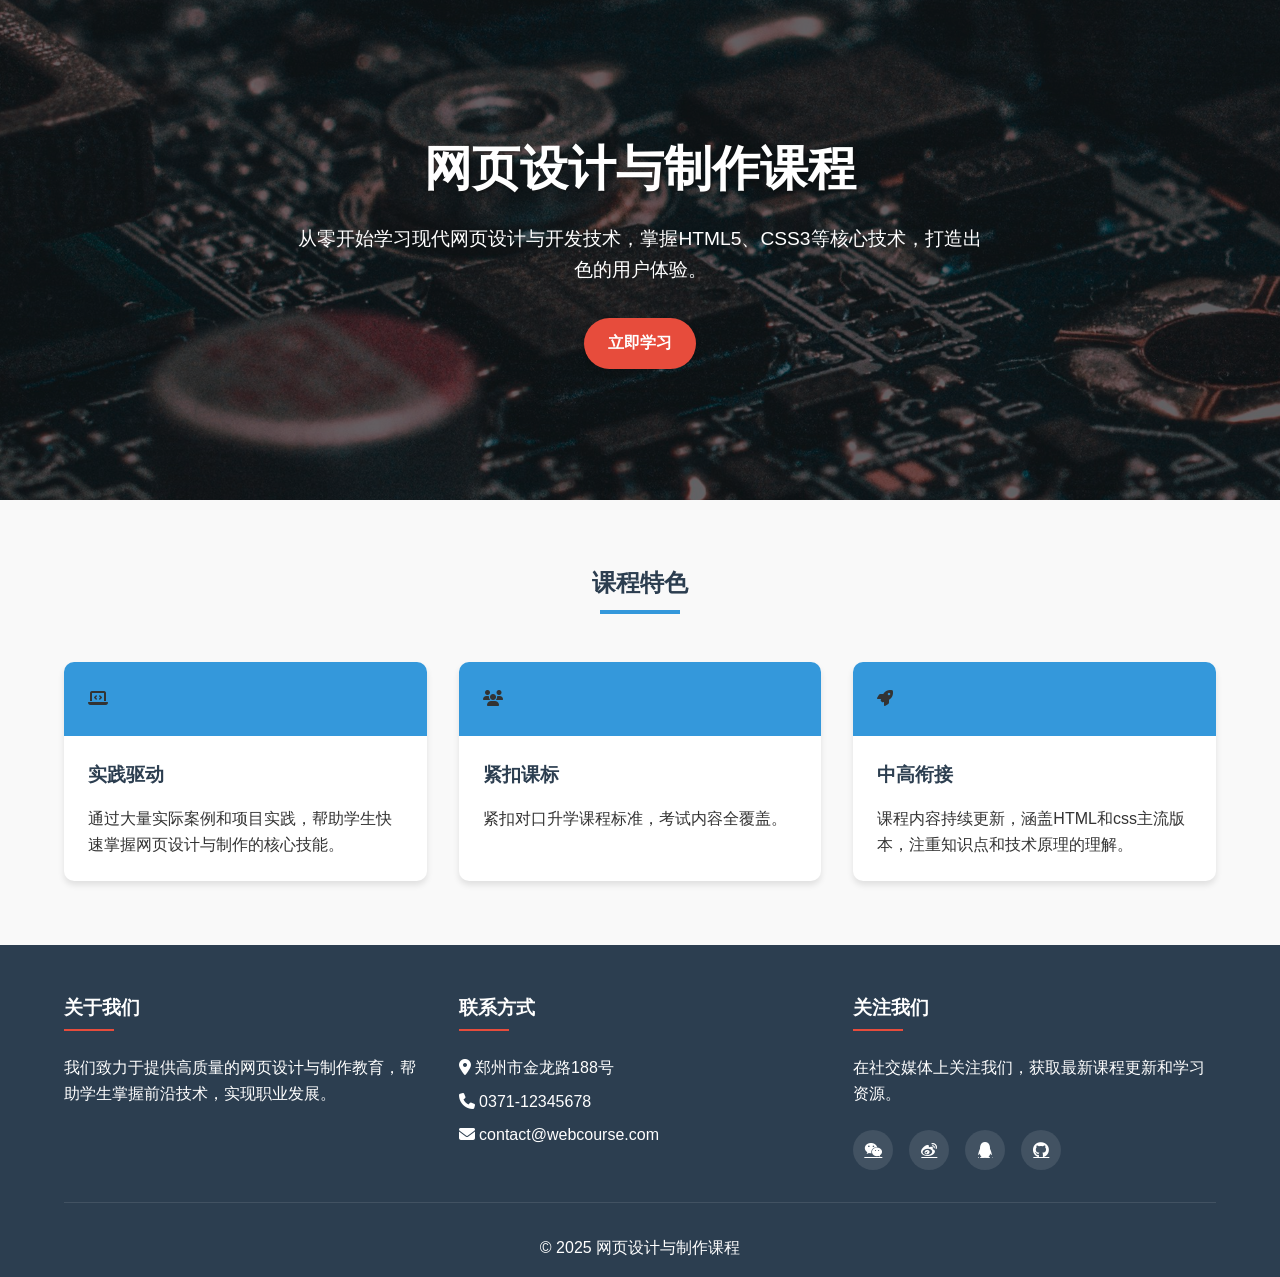
<file: static/index.html>
<!DOCTYPE html>
<html lang="zh-CN">
<head>
    <meta charset="UTF-8">
    <meta name="viewport" content="width=device-width, initial-scale=1.0">
    <title>网页设计与制作课程</title>
    <link rel="stylesheet" href="css/all.css">
    <link rel="stylesheet" href="css/styleindex.css">
</head>
<body>
    
    <!-- 英雄区域 -->
    <section class="hero">
        <div class="hero-content">
            <h1>网页设计与制作课程</h1>
            <p>从零开始学习现代网页设计与开发技术，掌握HTML5、CSS3等核心技术，打造出色的用户体验。</p>
            <a href="started/课程概况.html" class="btn">立即学习</a>
        </div>
    </section>

    <!-- 卡片区域 -->
    <section class="features">
        <div class="container">
            <h2 class="section-title">课程特色</h2>
            <div class="cards">
                <div class="card">
                    <div class="card-icon">
                        <i class="fas fa-laptop-code"></i>
                    </div>
                    <div class="card-content">
                        <h3>实践驱动</h3>
                        <p>通过大量实际案例和项目实践，帮助学生快速掌握网页设计与制作的核心技能。</p>
                    </div>
                </div>
                
                <div class="card">
                    <div class="card-icon">
                        <i class="fas fa-users"></i>
                    </div>
                    <div class="card-content">
                        <h3>紧扣课标</h3>
                        <p>紧扣对口升学课程标准，考试内容全覆盖。</p>
                    </div>
                </div>
                
                <div class="card">
                    <div class="card-icon">
                        <i class="fas fa-rocket"></i>
                    </div>
                    <div class="card-content">
                        <h3>中高衔接</h3>
                        <p>课程内容持续更新，涵盖HTML和css主流版本，注重知识点和技术原理的理解。</p>
                    </div>
                </div>
            </div>
        </div>
    </section>

    <!-- 页脚 -->
    <footer>
        <div class="container">
            <div class="footer-content">
                <div class="footer-section">
                    <h3>关于我们</h3>
                    <p>我们致力于提供高质量的网页设计与制作教育，帮助学生掌握前沿技术，实现职业发展。</p>
                </div>
                
                <div class="footer-section">
                    <h3>联系方式</h3>
                    <div class="footer-contact">
                        <span><i class="fas fa-map-marker-alt"></i> 郑州市金龙路188号</span>
                        <span><i class="fas fa-phone"></i> 0371-12345678</span>
                        <span><i class="fas fa-envelope"></i> contact@webcourse.com</span>
                    </div>
                </div>
                
               
                <div class="footer-section">
                    <h3>关注我们</h3>
                    <p>在社交媒体上关注我们，获取最新课程更新和学习资源。</p>
                    <div class="footer-social">
                        <a href="#"><i class="fab fa-weixin"></i></a>
                        <a href="#"><i class="fab fa-weibo"></i></a>
                        <a href="#"><i class="fab fa-qq"></i></a>
                        <a href="#"><i class="fab fa-github"></i></a>
                    </div>
                </div>
            </div>
            
            <div class="footer-bottom">
                <p>&copy; 2025 网页设计与制作课程 </p>
            </div>
        </div>
    </footer>
</body>
</html>
</file>
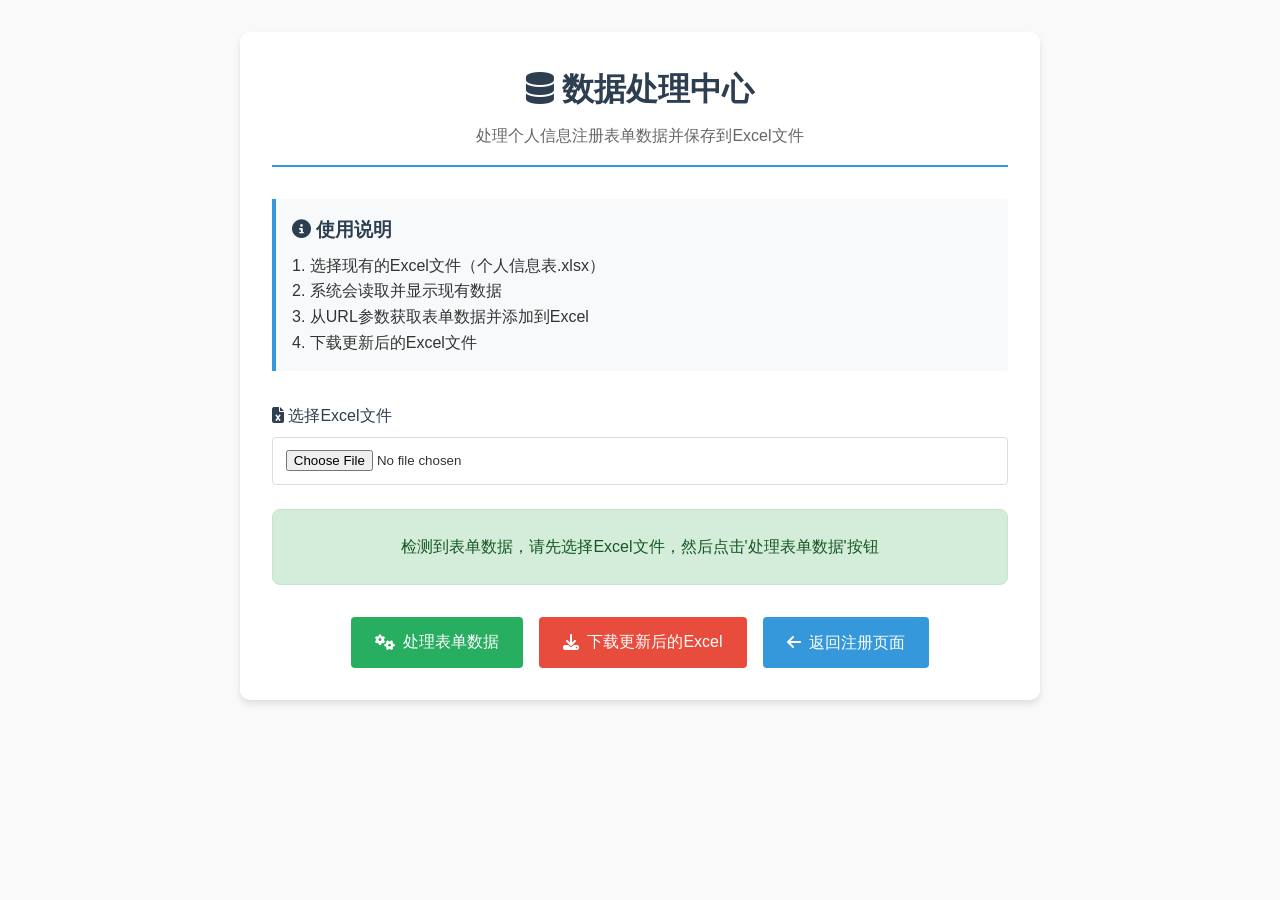
<file: static/eval/process_data.html>
<!DOCTYPE html>
<html lang="zh-CN">
<head>
    <meta charset="UTF-8">
    <meta name="viewport" content="width=device-width, initial-scale=1.0">
    <title>数据处理 - 个人信息注册</title>
    <link rel="stylesheet" href="https://cdnjs.cloudflare.com/ajax/libs/font-awesome/6.4.0/css/all.min.css">
    <style>
        * {
            margin: 0;
            padding: 0;
            box-sizing: border-box;
            font-family: 'Segoe UI', Tahoma, Geneva, Verdana, sans-serif;
        }
        
        :root {
            --primary: #2c3e50;
            --secondary: #3498db;
            --accent: #e74c3c;
            --light: #ecf0f1;
            --dark: #2c3e50;
            --success: #27ae60;
            --shadow: 0 4px 6px rgba(0, 0, 0, 0.1);
            --transition: all 0.3s ease;
        }
        
        body {
            background-color: #f9f9f9;
            color: #333;
            line-height: 1.6;
            padding: 2rem;
        }
        
        .container {
            max-width: 800px;
            margin: 0 auto;
            background: white;
            border-radius: 10px;
            padding: 2rem;
            box-shadow: var(--shadow);
        }
        
        .header {
            text-align: center;
            margin-bottom: 2rem;
            padding-bottom: 1rem;
            border-bottom: 2px solid var(--secondary);
        }
        
        .header h1 {
            color: var(--primary);
            margin-bottom: 0.5rem;
        }
        
        .header p {
            color: #666;
        }
        
        .status-box {
            padding: 1.5rem;
            border-radius: 8px;
            margin-bottom: 2rem;
            text-align: center;
        }
        
        .status-box.success {
            background: #d4edda;
            color: #155724;
            border: 1px solid #c3e6cb;
        }
        
        .status-box.error {
            background: #f8d7da;
            color: #721c24;
            border: 1px solid #f5c6cb;
        }
        
        .data-preview {
            background: var(--light);
            border-radius: 8px;
            padding: 1.5rem;
            margin-bottom: 2rem;
        }
        
        .data-preview h3 {
            color: var(--primary);
            margin-bottom: 1rem;
        }
        
        .data-table {
            width: 100%;
            border-collapse: collapse;
            margin-top: 1rem;
        }
        
        .data-table th {
            background: var(--primary);
            color: white;
            padding: 0.8rem;
            text-align: left;
        }
        
        .data-table td {
            padding: 0.8rem;
            border-bottom: 1px solid #ddd;
        }
        
        .data-table tr:nth-child(even) {
            background: #f8f9fa;
        }
        
        .controls {
            display: flex;
            gap: 1rem;
            margin-top: 2rem;
            justify-content: center;
            flex-wrap: wrap;
        }
        
        .btn {
            display: inline-flex;
            align-items: center;
            gap: 0.5rem;
            padding: 0.8rem 1.5rem;
            background: var(--secondary);
            color: white;
            border: none;
            border-radius: 4px;
            font-size: 1rem;
            font-weight: 500;
            cursor: pointer;
            transition: var(--transition);
            text-decoration: none;
        }
        
        .btn:hover {
            background: #2980b9;
            transform: translateY(-2px);
        }
        
        .btn-success {
            background: var(--success);
        }
        
        .btn-success:hover {
            background: #219653;
        }
        
        .btn-accent {
            background: var(--accent);
        }
        
        .btn-accent:hover {
            background: #c0392b;
        }
        
        .instructions {
            background: #f8f9fa;
            border-left: 4px solid var(--secondary);
            padding: 1rem;
            margin-bottom: 2rem;
            border-radius: 0 4px 4px 0;
        }
        
        .instructions h3 {
            color: var(--primary);
            margin-bottom: 0.5rem;
        }
        
        .file-input {
            margin: 1.5rem 0;
        }
        
        .file-input label {
            display: block;
            margin-bottom: 0.5rem;
            font-weight: 500;
            color: var(--dark);
        }
        
        .file-input input[type="file"] {
            width: 100%;
            padding: 0.8rem;
            border: 1px solid #ddd;
            border-radius: 4px;
            background: white;
        }
        
        .hidden {
            display: none;
        }
        
        .loading {
            text-align: center;
            padding: 2rem;
        }
        
        .loading i {
            font-size: 2rem;
            color: var(--secondary);
            margin-bottom: 1rem;
            animation: spin 1s linear infinite;
        }
        
        @keyframes spin {
            from { transform: rotate(0deg); }
            to { transform: rotate(360deg); }
        }
    </style>
    <!-- 引入SheetJS库 -->
    <script src="../css/xlsx.full.min.js"></script>
</head>
<body>
    <div class="container">
        <div class="header">
            <h1><i class="fas fa-database"></i> 数据处理中心</h1>
            <p>处理个人信息注册表单数据并保存到Excel文件</p>
        </div>
        
        <div class="instructions">
            <h3><i class="fas fa-info-circle"></i> 使用说明</h3>
            <p>1. 选择现有的Excel文件（个人信息表.xlsx）</p>
            <p>2. 系统会读取并显示现有数据</p>
            <p>3. 从URL参数获取表单数据并添加到Excel</p>
            <p>4. 下载更新后的Excel文件</p>
        </div>
        
        <div class="file-input">
            <label for="excelFile"><i class="fas fa-file-excel"></i> 选择Excel文件</label>
            <input type="file" id="excelFile" accept=".xlsx, .xls">
        </div>
        
        <div id="loading" class="loading hidden">
            <i class="fas fa-spinner"></i>
            <p>正在处理数据...</p>
        </div>
        
        <div id="statusBox" class="status-box hidden"></div>
        
        <div id="dataPreview" class="data-preview hidden">
            <h3><i class="fas fa-table"></i> 数据预览</h3>
            <div id="tableContainer"></div>
        </div>
        
        <div class="controls">
            <button id="processBtn" class="btn btn-success" onclick="processFormData()">
                <i class="fas fa-cogs"></i> 处理表单数据
            </button>
            <button id="downloadBtn" class="btn btn-accent" onclick="downloadExcel()" disabled>
                <i class="fas fa-download"></i> 下载更新后的Excel
            </button>
            <a href="个人信息注册.html" class="btn">
                <i class="fas fa-arrow-left"></i> 返回注册页面
            </a>
        </div>
    </div>

    <script>
        // 全局变量
        let workbook = null;
        let originalData = {};
        let updatedData = {};
        let formData = {};
        
        // 从URL参数获取表单数据
        function getFormDataFromURL() {
            const urlParams = new URLSearchParams(window.location.search);
            formData = {
                学号: urlParams.get('学号') || '',
                姓名: urlParams.get('姓名') || '',
                性别: urlParams.get('性别') || '',
                专业: urlParams.get('专业') || '',
                班级: urlParams.get('班级') || '',
                联系电话: urlParams.get('联系电话') || '',
                邮箱: urlParams.get('邮箱') || '',
                入学年份: urlParams.get('入学年份') || ''
            };
            
            // 如果没有URL参数，使用示例数据
            if (!formData.姓名) {
                formData = {
                    学号: "410128001001001" + Math.floor(Math.random() * 100),
                    姓名: "张三",
                    性别: "男",
                    专业: "计算机应用",
                    班级: "2502",
                    联系电话: "1385678" + Math.floor(Math.random() * 1000),
                    邮箱: "example@school.com",
                    入学年份: "2024"
                };
                console.log("使用示例数据，因为没有URL参数");
            }
            
            return formData;
        }
        
        // 加载Excel文件
        document.getElementById('excelFile').addEventListener('change', function(e) {
            const file = e.target.files[0];
            if (!file) return;
            
            showLoading(true);
            
            const reader = new FileReader();
            reader.onload = function(e) {
                try {
                    const data = new Uint8Array(e.target.result);
                    workbook = XLSX.read(data, { type: 'array' });
                    originalData = {};
                    
                    // 读取所有工作表
                    workbook.SheetNames.forEach(sheetName => {
                        const worksheet = workbook.Sheets[sheetName];
                        const jsonData = XLSX.utils.sheet_to_json(worksheet, { header: 1 });
                        originalData[sheetName] = jsonData;
                    });
                    
                    // 显示数据预览
                    renderDataPreview();
                    showLoading(false);
                    showStatus("Excel文件加载成功！", "success");
                    
                } catch (error) {
                    showLoading(false);
                    showStatus("读取Excel文件失败：" + error.message, "error");
                }
            };
            
            reader.readAsArrayBuffer(file);
        });
        
        // 处理表单数据
        function processFormData() {
            if (!workbook) {
                showStatus("请先选择Excel文件", "error");
                return;
            }
            
            showLoading(true);
            
            try {
                // 获取表单数据
                const newFormData = getFormDataFromURL();
                
                // 检查"个人信息表"是否存在
                if (!workbook.SheetNames.includes("个人信息表")) {
                    throw new Error("Excel文件中没有找到'个人信息表'工作表");
                }
                
                // 获取个人信息表
                const worksheet = workbook.Sheets["个人信息表"];
                let jsonData = XLSX.utils.sheet_to_json(worksheet, { header: 1 });
                
                // 检查表头
                const headers = jsonData[0];
                const expectedHeaders = ["学号", "姓名", "性别", "专业", "班级", "联系电话", "邮箱", "入学年份"];
                
                // 验证表头
                for (let i = 0; i < expectedHeaders.length; i++) {
                    if (headers[i] !== expectedHeaders[i]) {
                        throw new Error(`表头不匹配: 期望"${expectedHeaders[i]}"，实际"${headers[i]}"`);
                    }
                }
                
                // 创建新行数据
                const newRow = [
                    newFormData.学号,
                    newFormData.姓名,
                    newFormData.性别,
                    newFormData.专业,
                    newFormData.班级,
                    newFormData.联系电话,
                    newFormData.邮箱,
                    newFormData.入学年份
                ];
                
                // 添加新行
                jsonData.push(newRow);
                
                // 更新工作表
                const newWorksheet = XLSX.utils.aoa_to_sheet(jsonData);
                workbook.Sheets["个人信息表"] = newWorksheet;
                
                // 保存更新后的数据
                updatedData = JSON.parse(JSON.stringify(originalData));
                updatedData["个人信息表"] = jsonData;
                
                showLoading(false);
                showStatus("数据处理成功！新数据已添加到Excel文件", "success");
                
                // 启用下载按钮
                document.getElementById('downloadBtn').disabled = false;
                
                // 更新预览
                renderDataPreview();
                
            } catch (error) {
                showLoading(false);
                showStatus("处理数据失败：" + error.message, "error");
            }
        }
        
        // 下载Excel文件
        function downloadExcel() {
            if (!workbook) {
                showStatus("没有可下载的数据", "error");
                return;
            }
            
            try {
                // 生成Excel文件
                const excelBuffer = XLSX.write(workbook, { bookType: 'xlsx', type: 'array' });
                
                // 创建Blob并下载
                const blob = new Blob([excelBuffer], { type: 'application/vnd.openxmlformats-officedocument.spreadsheetml.sheet' });
                const url = window.URL.createObjectURL(blob);
                const a = document.createElement('a');
                
                // 获取当前日期和时间
                const now = new Date();
                const timestamp = now.toISOString().slice(0, 10).replace(/-/g, '') + '_' + 
                                  now.getHours().toString().padStart(2, '0') + 
                                  now.getMinutes().toString().padStart(2, '0');
                
                a.href = url;
                a.download = `个人信息表_更新_${timestamp}.xlsx`;
                document.body.appendChild(a);
                a.click();
                document.body.removeChild(a);
                window.URL.revokeObjectURL(url);
                
                showStatus("Excel文件下载成功！", "success");
                
            } catch (error) {
                showStatus("下载失败：" + error.message, "error");
            }
        }
        
        // 渲染数据预览
        function renderDataPreview() {
            const container = document.getElementById('tableContainer');
            const dataPreview = document.getElementById('dataPreview');
            
            if (!originalData["个人信息表"] || originalData["个人信息表"].length === 0) {
                container.innerHTML = "<p>暂无数据</p>";
                dataPreview.classList.remove('hidden');
                return;
            }
            
            const data = originalData["个人信息表"];
            let html = `<p>共 ${data.length - 1} 条记录</p>`;
            html += '<table class="data-table">';
            html += '<thead><tr>';
            
            // 表头
            data[0].forEach(header => {
                html += `<th>${header}</th>`;
            });
            html += '</tr></thead><tbody>';
            
            // 数据行
            for (let i = 1; i < Math.min(data.length, 10); i++) { // 只显示前10行
                html += '<tr>';
                data[i].forEach(cell => {
                    html += `<td>${cell || ''}</td>`;
                });
                html += '</tr>';
            }
            
            if (data.length > 10) {
                html += `<tr><td colspan="${data[0].length}" style="text-align: center; font-style: italic;">... 还有 ${data.length - 10} 条记录 ...</td></tr>`;
            }
            
            html += '</tbody></table>';
            container.innerHTML = html;
            dataPreview.classList.remove('hidden');
        }
        
        // 显示状态信息
        function showStatus(message, type) {
            const statusBox = document.getElementById('statusBox');
            statusBox.textContent = message;
            statusBox.className = `status-box ${type}`;
            statusBox.classList.remove('hidden');
        }
        
        // 显示/隐藏加载动画
        function showLoading(show) {
            const loading = document.getElementById('loading');
            if (show) {
                loading.classList.remove('hidden');
            } else {
                loading.classList.add('hidden');
            }
        }
        
        // 页面加载时检查URL参数
        document.addEventListener('DOMContentLoaded', function() {
            const formData = getFormDataFromURL();
            console.log("从URL获取的表单数据:", formData);
            
            // 如果URL中有表单数据，显示提示
            if (formData.姓名) {
                showStatus("检测到表单数据，请先选择Excel文件，然后点击'处理表单数据'按钮", "success");
            }
        });
        
        // 修改个人信息注册.html的提交函数
        // 需要在个人信息注册.html中添加以下JavaScript代码：
        /*
        function submitForm() {
            const formData = {
                学号: document.getElementById('studentId').value,
                姓名: document.getElementById('name').value,
                性别: document.getElementById('gender').value,
                专业: document.getElementById('major').value,
                班级: document.getElementById('class').value,
                联系电话: document.getElementById('phone').value,
                邮箱: document.getElementById('email').value,
                入学年份: document.getElementById('enrollmentYear').value
            };
            
            // 构建查询字符串
            const queryString = new URLSearchParams(formData).toString();
            
            // 跳转到处理页面
            window.location.href = 'process_data.html?' + queryString;
            
            return false; // 阻止表单默认提交
        }
        */
    </script>
</body>
</html>
</file>
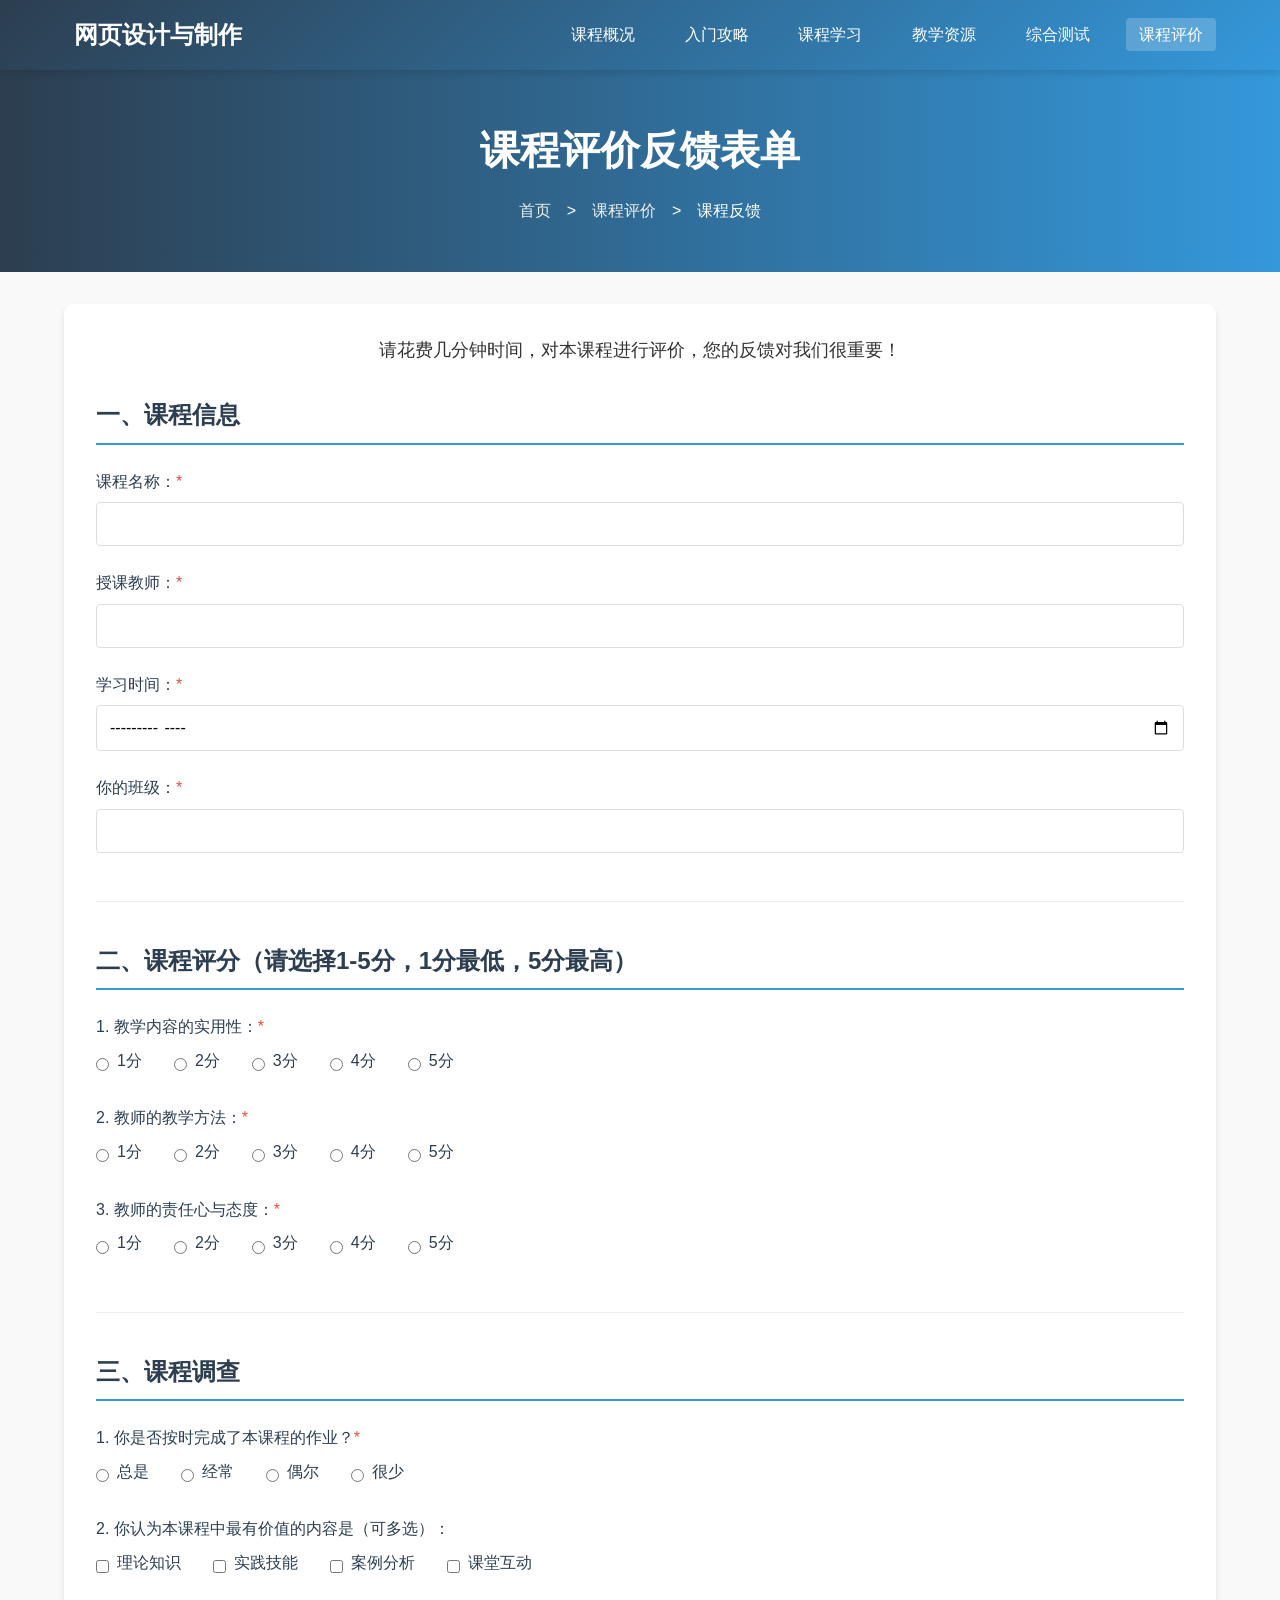
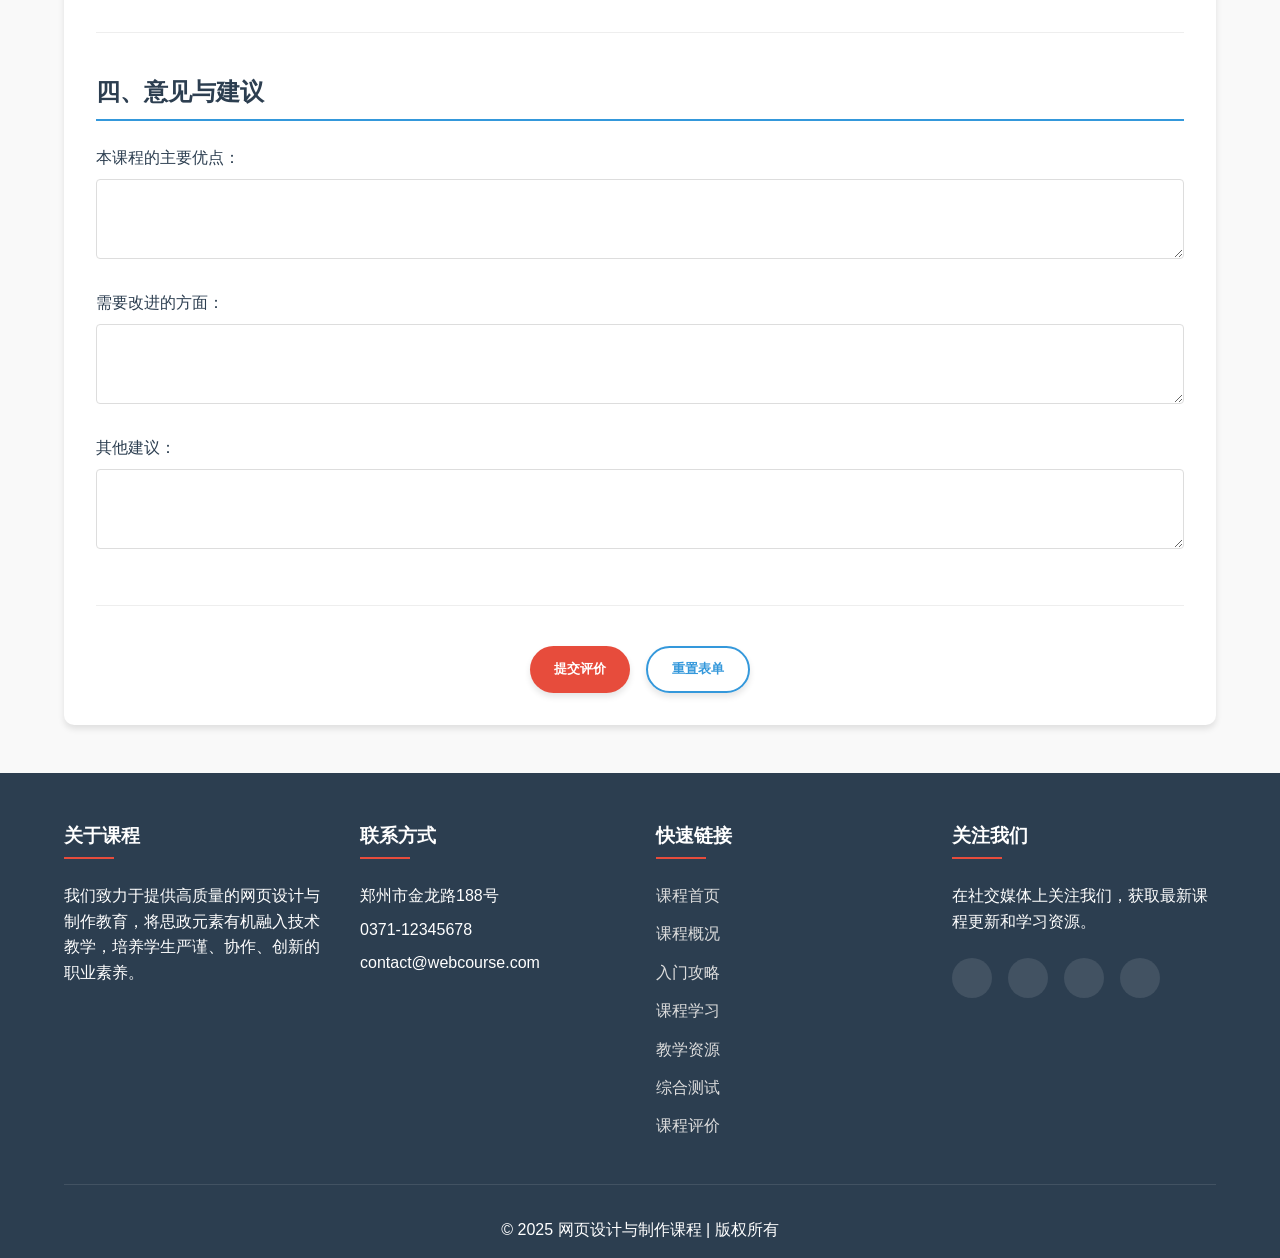
<file: static/eval/课程反馈.html>
<!DOCTYPE html>
<html lang="zh-CN">
<head>
    <meta charset="UTF-8">
    <meta name="viewport" content="width=device-width, initial-scale=1.0">
    <title>课程评价反馈表单</title>
    <style>
        /* 从main.html复制的样式 */
        * {
            margin: 0;
            padding: 0;
            box-sizing: border-box;
            font-family: 'Segoe UI', Tahoma, Geneva, Verdana, sans-serif;
        }
        
        :root {
            --primary: #2c3e50;
            --secondary: #3498db;
            --accent: #e74c3c;
            --light: #ecf0f1;
            --dark: #2c3e50;
            --success: #27ae60;
            --shadow: 0 4px 6px rgba(0, 0, 0, 0.1);
            --transition: all 0.3s ease;
        }
        
        body {
            background-color: #f9f9f9;
            color: #333;
            line-height: 1.6;
        }
        
        .container {
            width: 90%;
            max-width: 1200px;
            margin: 0 auto;
        }
        
        /* 头部样式 */
        header {
            background: linear-gradient(135deg, var(--primary) 0%, var(--secondary) 100%);
            color: white;
            padding: 1rem 0;
            position: sticky;
            top: 0;
            z-index: 1000;
            box-shadow: var(--shadow);
        }
        
        .header-content {
            display: flex;
            justify-content: space-between;
            align-items: center;
        }
        
        .logo {
            display: flex;
            align-items: center;
            font-size: 1.5rem;
            font-weight: bold;
        }
        
        .logo i {
            margin-right: 10px;
            color: var(--accent);
        }
        
        nav ul {
            display: flex;
            list-style: none;
        }
        
        nav li {
            margin-left: 1.5rem;
        }
        
        nav a {
            color: white;
            text-decoration: none;
            font-weight: 500;
            padding: 0.5rem 0.8rem;
            border-radius: 4px;
            transition: var(--transition);
        }
        
        nav a:hover, nav a.active {
            background-color: rgba(255, 255, 255, 0.2);
        }
        
        /* 页面标题 */
        .page-header {
            background: linear-gradient(to right, var(--primary), var(--secondary));
            color: white;
            padding: 3rem 0;
            text-align: center;
            margin-bottom: 2rem;
        }
        
        .page-header h1 {
            font-size: 2.5rem;
            margin-bottom: 1rem;
        }
        
        .breadcrumb {
            display: flex;
            justify-content: center;
            list-style: none;
        }
        
        .breadcrumb li {
            margin: 0 0.5rem;
        }
        
        .breadcrumb li:not(:last-child)::after {
            content: ">";
            margin-left: 1rem;
        }
        
        .breadcrumb a {
            color: var(--light);
            text-decoration: none;
        }
        
        .breadcrumb a:hover {
            text-decoration: underline;
        }
        
        /* 表单样式 */
        .form-container {
            background: white;
            border-radius: 10px;
            padding: 2rem;
            margin-bottom: 3rem;
            box-shadow: var(--shadow);
        }
        
        .form-section {
            margin-bottom: 2.5rem;
            padding-bottom: 1.5rem;
            border-bottom: 1px solid #eee;
        }
        
        .form-section h2 {
            color: var(--primary);
            margin-bottom: 1.5rem;
            padding-bottom: 0.5rem;
            border-bottom: 2px solid var(--secondary);
        }
        
        .form-group {
            margin-bottom: 1.5rem;
        }
        
        label {
            display: block;
            margin-bottom: 0.5rem;
            font-weight: 500;
            color: var(--dark);
        }
        
        input[type="text"],
        input[type="month"],
        textarea {
            width: 100%;
            padding: 0.75rem;
            border: 1px solid #ddd;
            border-radius: 4px;
            font-size: 1rem;
            transition: var(--transition);
        }
        
        input[type="text"]:focus,
        input[type="month"]:focus,
        textarea:focus {
            border-color: var(--secondary);
            outline: none;
            box-shadow: 0 0 0 2px rgba(52, 152, 219, 0.2);
        }
        
        .required {
            color: var(--accent);
        }
        
        .rating-group {
            display: flex;
            flex-wrap: wrap;
            gap: 1rem;
        }
        
        .rating-option {
            display: flex;
            align-items: center;
            margin-right: 1rem;
        }
        
        .rating-option input {
            margin-right: 0.5rem;
        }
        
        .checkbox-group {
            display: flex;
            flex-wrap: wrap;
            gap: 1rem;
        }
        
        .checkbox-option {
            display: flex;
            align-items: center;
            margin-right: 1rem;
        }
        
        .checkbox-option input {
            margin-right: 0.5rem;
        }
        
        .form-actions {
            display: flex;
            justify-content: center;
            gap: 1rem;
            margin-top: 2rem;
        }
        
        .btn {
            display: inline-block;
            background: var(--accent);
            color: white;
            padding: 0.8rem 1.5rem;
            text-decoration: none;
            border-radius: 50px;
            font-weight: bold;
            transition: var(--transition);
            box-shadow: var(--shadow);
            border: none;
            cursor: pointer;
        }
        
        .btn.secondary {
            background: transparent;
            border: 2px solid var(--secondary);
            color: var(--secondary);
        }
        
        .btn:hover {
            transform: translateY(-3px);
            box-shadow: 0 6px 12px rgba(0, 0, 0, 0.2);
        }
        
        /* 页脚 */
        footer {
            background: var(--dark);
            color: white;
            padding: 3rem 0 1rem;
        }
        
        .footer-content {
            display: grid;
            grid-template-columns: repeat(auto-fit, minmax(250px, 1fr));
            gap: 2rem;
            margin-bottom: 2rem;
        }
        
        .footer-section h3 {
            margin-bottom: 1.5rem;
            position: relative;
            padding-bottom: 0.5rem;
        }
        
        .footer-section h3::after {
            content: '';
            position: absolute;
            bottom: 0;
            left: 0;
            width: 50px;
            height: 2px;
            background: var(--accent);
        }
        
        .footer-contact span {
            display: block;
            margin-bottom: 0.5rem;
        }
        
        .footer-links ul {
            list-style: none;
        }
        
        .footer-links li {
            margin-bottom: 0.8rem;
        }
        
        .footer-links a {
            color: #ddd;
            text-decoration: none;
            transition: var(--transition);
        }
        
        .footer-links a:hover {
            color: var(--accent);
            padding-left: 5px;
        }
        
        .footer-social {
            display: flex;
            gap: 1rem;
            margin-top: 1.5rem;
        }
        
        .footer-social a {
            display: inline-flex;
            align-items: center;
            justify-content: center;
            width: 40px;
            height: 40px;
            background: rgba(255, 255, 255, 0.1);
            border-radius: 50%;
            color: white;
            transition: var(--transition);
        }
        
        .footer-social a:hover {
            background: var(--secondary);
            transform: translateY(-3px);
        }
        
        .footer-bottom {
            text-align: center;
            padding-top: 2rem;
            border-top: 1px solid rgba(255, 255, 255, 0.1);
        }
        
        /* 响应式设计 */
        @media (max-width: 768px) {
            .header-content {
                flex-direction: column;
                text-align: center;
            }
            
            nav ul {
                margin-top: 1rem;
                flex-wrap: wrap;
                justify-content: center;
            }
            
            nav li {
                margin: 0.5rem;
            }
            
            .rating-group, .checkbox-group {
                flex-direction: column;
                gap: 0.5rem;
            }
            
            .form-actions {
                flex-direction: column;
            }
            
            .btn {
                width: 100%;
                margin-bottom: 1rem;
            }
        }
    </style>
</head>
<body>
    <!-- 头部 -->
    <header>
        <div class="container header-content">
            <div class="logo">
                <i class="fas fa-code"></i>
                <span>网页设计与制作</span>
            </div>
            <nav>
                <ul>
                    <li><a href="/课程概况.html">课程概况</a></li>
                    <li><a href="/入门攻略.html">入门攻略</a></li>
                    <li><a href="/课程学习.html">课程学习</a></li>
                    <li><a href="/教学资源.html">教学资源</a></li>
                    <li><a href="/综合测试.html">综合测试</a></li>
                    <li><a href="/课程评价.html" class="active">课程评价</a></li>
                </ul>
            </nav>
        </div>
    </header>

    <!-- 页面标题 -->
    <section class="page-header">
        <div class="container">
            <h1>课程评价反馈表单</h1>
            <ul class="breadcrumb">
                <li><a href="../index.html">首页</a></li>
                <li><a href="../课程评价.html">课程评价</a></li>
                <li>课程反馈</li>
            </ul>
        </div>
    </section>

    <!-- 表单内容 -->
    <div class="container">
        <div class="form-container">
            <p style="margin-bottom: 2rem; text-align: center; font-size: 1.1rem;">
                请花费几分钟时间，对本课程进行评价，您的反馈对我们很重要！
            </p>
            
            <form action="#" method="post">
                <!-- 第一部分：课程基本信息 -->
                <div class="form-section">
                    <h2>一、课程信息</h2>
                    
                    <div class="form-group">
                        <label for="courseName">课程名称：<span class="required">*</span></label>
                        <input type="text" id="courseName" name="courseName" required>
                    </div>
                    
                    <div class="form-group">
                        <label for="teacherName">授课教师：<span class="required">*</span></label>
                        <input type="text" id="teacherName" name="teacherName" required>
                    </div>
                    
                    <div class="form-group">
                        <label for="courseDate">学习时间：<span class="required">*</span></label>
                        <input type="month" id="courseDate" name="courseDate" required>
                    </div>
                    
                    <div class="form-group">
                        <label for="studentClass">你的班级：<span class="required">*</span></label>
                        <input type="text" id="studentClass" name="studentClass" required>
                    </div>
                </div>
                
                <!-- 第二部分：课程评分 -->
                <div class="form-section">
                    <h2>二、课程评分（请选择1-5分，1分最低，5分最高）</h2>
                    
                    <div class="form-group">
                        <label>1. 教学内容的实用性：<span class="required">*</span></label>
                        <div class="rating-group">
                            <div class="rating-option">
                                <input type="radio" id="content1" name="content" value="1" required>
                                <label for="content1">1分</label>
                            </div>
                            <div class="rating-option">
                                <input type="radio" id="content2" name="content" value="2">
                                <label for="content2">2分</label>
                            </div>
                            <div class="rating-option">
                                <input type="radio" id="content3" name="content" value="3">
                                <label for="content3">3分</label>
                            </div>
                            <div class="rating-option">
                                <input type="radio" id="content4" name="content" value="4">
                                <label for="content4">4分</label>
                            </div>
                            <div class="rating-option">
                                <input type="radio" id="content5" name="content" value="5">
                                <label for="content5">5分</label>
                            </div>
                        </div>
                    </div>
                    
                    <div class="form-group">
                        <label>2. 教师的教学方法：<span class="required">*</span></label>
                        <div class="rating-group">
                            <div class="rating-option">
                                <input type="radio" id="approach1" name="approach" value="1" required>
                                <label for="approach1">1分</label>
                            </div>
                            <div class="rating-option">
                                <input type="radio" id="approach2" name="approach" value="2">
                                <label for="approach2">2分</label>
                            </div>
                            <div class="rating-option">
                                <input type="radio" id="approach3" name="approach" value="3">
                                <label for="approach3">3分</label>
                            </div>
                            <div class="rating-option">
                                <input type="radio" id="approach4" name="approach" value="4">
                                <label for="approach4">4分</label>
                            </div>
                            <div class="rating-option">
                                <input type="radio" id="approach5" name="approach" value="5">
                                <label for="approach5">5分</label>
                            </div>
                        </div>
                    </div>
                    
                    <div class="form-group">
                        <label>3. 教师的责任心与态度：<span class="required">*</span></label>
                        <div class="rating-group">
                            <div class="rating-option">
                                <input type="radio" id="attitude1" name="attitude" value="1" required>
                                <label for="attitude1">1分</label>
                            </div>
                            <div class="rating-option">
                                <input type="radio" id="attitude2" name="attitude" value="2">
                                <label for="attitude2">2分</label>
                            </div>
                            <div class="rating-option">
                                <input type="radio" id="attitude3" name="attitude" value="3">
                                <label for="attitude3">3分</label>
                            </div>
                            <div class="rating-option">
                                <input type="radio" id="attitude4" name="attitude" value="4">
                                <label for="attitude4">4分</label>
                            </div>
                            <div class="rating-option">
                                <input type="radio" id="attitude5" name="attitude" value="5">
                                <label for="attitude5">5分</label>
                            </div>
                        </div>
                    </div>
                </div>
                
                <!-- 第三部分：选择题 -->
                <div class="form-section">
                    <h2>三、课程调查</h2>
                    
                    <div class="form-group">
                        <label>1. 你是否按时完成了本课程的作业？<span class="required">*</span></label>
                        <div class="rating-group">
                            <div class="rating-option">
                                <input type="radio" id="homework1" name="homework" value="总是" required>
                                <label for="homework1">总是</label>
                            </div>
                            <div class="rating-option">
                                <input type="radio" id="homework2" name="homework" value="经常">
                                <label for="homework2">经常</label>
                            </div>
                            <div class="rating-option">
                                <input type="radio" id="homework3" name="homework" value="偶尔">
                                <label for="homework3">偶尔</label>
                            </div>
                            <div class="rating-option">
                                <input type="radio" id="homework4" name="homework" value="很少">
                                <label for="homework4">很少</label>
                            </div>
                        </div>
                    </div>
                    
                    <div class="form-group">
                        <label>2. 你认为本课程中最有价值的内容是（可多选）：</label>
                        <div class="checkbox-group">
                            <div class="checkbox-option">
                                <input type="checkbox" id="val1" name="valuable" value="理论知识">
                                <label for="val1">理论知识</label>
                            </div>
                            <div class="checkbox-option">
                                <input type="checkbox" id="val2" name="valuable" value="实践技能">
                                <label for="val2">实践技能</label>
                            </div>
                            <div class="checkbox-option">
                                <input type="checkbox" id="val3" name="valuable" value="案例分析">
                                <label for="val3">案例分析</label>
                            </div>
                            <div class="checkbox-option">
                                <input type="checkbox" id="val4" name="valuable" value="课堂互动">
                                <label for="val4">课堂互动</label>
                            </div>
                        </div>
                    </div>
                </div>
                
                <!-- 第四部分：意见建议 -->
                <div class="form-section">
                    <h2>四、意见与建议</h2>
                    
                    <div class="form-group">
                        <label for="strengths">本课程的主要优点：</label>
                        <textarea id="strengths" name="strengths" rows="3"></textarea>
                    </div>
                    
                    <div class="form-group">
                        <label for="improvements">需要改进的方面：</label>
                        <textarea id="improvements" name="improvements" rows="3"></textarea>
                    </div>
                    
                    <div class="form-group">
                        <label for="suggestions">其他建议：</label>
                        <textarea id="suggestions" name="suggestions" rows="3"></textarea>
                    </div>
                </div>
                
                <!-- 提交按钮 -->
                <div class="form-actions">
                    <button type="submit" class="btn">提交评价</button>
                    <button type="reset" class="btn secondary">重置表单</button>
                </div>
            </form>
        </div>
    </div>

    <!-- 页脚 -->
    <footer>
        <div class="container">
            <div class="footer-content">
                <div class="footer-section">
                    <h3>关于课程</h3>
                    <p>我们致力于提供高质量的网页设计与制作教育，将思政元素有机融入技术教学，培养学生严谨、协作、创新的职业素养。</p>
                </div>
                
                <div class="footer-section">
                    <h3>联系方式</h3>
                    <div class="footer-contact">
                        <span><i class="fas fa-map-marker-alt"></i> 郑州市金龙路188号</span>
                        <span><i class="fas fa-phone"></i> 0371-12345678</span>
                        <span><i class="fas fa-envelope"></i> contact@webcourse.com</span>
                    </div>
                </div>
                
                <div class="footer-section">
                    <h3>快速链接</h3>
                    <div class="footer-links">
                        <ul>
                            <li><a href="main.html">课程首页</a></li>
                            <li><a href="课程概况.html">课程概况</a></li>
                            <li><a href="入门攻略.html">入门攻略</a></li>
                            <li><a href="课程学习.html">课程学习</a></li>
                            <li><a href="教学资源.html">教学资源</a></li>
                            <li><a href="综合测试.html">综合测试</a></li>
                            <li><a href="任务8.5.html">课程评价</a></li>
                        </ul>
                    </div>
                </div>
                
                <div class="footer-section">
                    <h3>关注我们</h3>
                    <p>在社交媒体上关注我们，获取最新课程更新和学习资源。</p>
                    <div class="footer-social">
                        <a href="#"><i class="fab fa-weixin"></i></a>
                        <a href="#"><i class="fab fa-weibo"></i></a>
                        <a href="#"><i class="fab fa-qq"></i></a>
                        <a href="#"><i class="fab fa-github"></i></a>
                    </div>
                </div>
            </div>
            
            <div class="footer-bottom">
                <p>&copy; 2025 网页设计与制作课程 | 版权所有</p>
            </div>
        </div>
    </footer>
    <script>
        // 在课程反馈.html的<script>标签中添加以下代码
document.addEventListener('DOMContentLoaded', function() {
    const form = document.querySelector('form');
    
    form.addEventListener('submit', function(e) {
        e.preventDefault(); // 阻止表单默认提交
        
        // 收集表单数据
        const formData = new FormData(form);
        
        // 获取单选按钮的值
        const content = document.querySelector('input[name="content"]:checked');
        const approach = document.querySelector('input[name="approach"]:checked');
        const attitude = document.querySelector('input[name="attitude"]:checked');
        const homework = document.querySelector('input[name="homework"]:checked');
        
        // 获取多选框的值
        const valuableCheckboxes = document.querySelectorAll('input[name="valuable"]:checked');
        const valuableValues = Array.from(valuableCheckboxes).map(cb => cb.value);
        
        // 构建URL参数
        const params = new URLSearchParams();
        
        // 添加表单数据
        params.append('学号', generateStudentId());
        params.append('courseName', formData.get('courseName') || '网页设计与制作');
        params.append('teacherName', formData.get('teacherName') || '');
        params.append('courseDate', formData.get('courseDate') || '');
        params.append('studentClass', formData.get('studentClass') || '');
        
        // 添加评分数据
        if (content) params.append('content', content.value);
        if (approach) params.append('approach', approach.value);
        if (attitude) params.append('attitude', attitude.value);
        
        // 添加其他数据
        if (homework) params.append('homework', homework.value);
        if (valuableValues.length > 0) params.append('valuable', valuableValues.join(','));
        
        // 添加文本区域数据
        params.append('strengths', formData.get('strengths') || '');
        params.append('improvements', formData.get('improvements') || '');
        params.append('suggestions', formData.get('suggestions') || '');
        
        // 跳转到处理页面
        window.location.href = 'process_data1.html?' + params.toString();
        
        return false;
    });
    
    // 生成学号的辅助函数
    function generateStudentId() {
        const baseId = "410128001001001";
        const randomPart = Math.floor(Math.random() * 100).toString().padStart(2, '0');
        return baseId + randomPart;
    }
});
    </script>
</body>
</html>
</file>
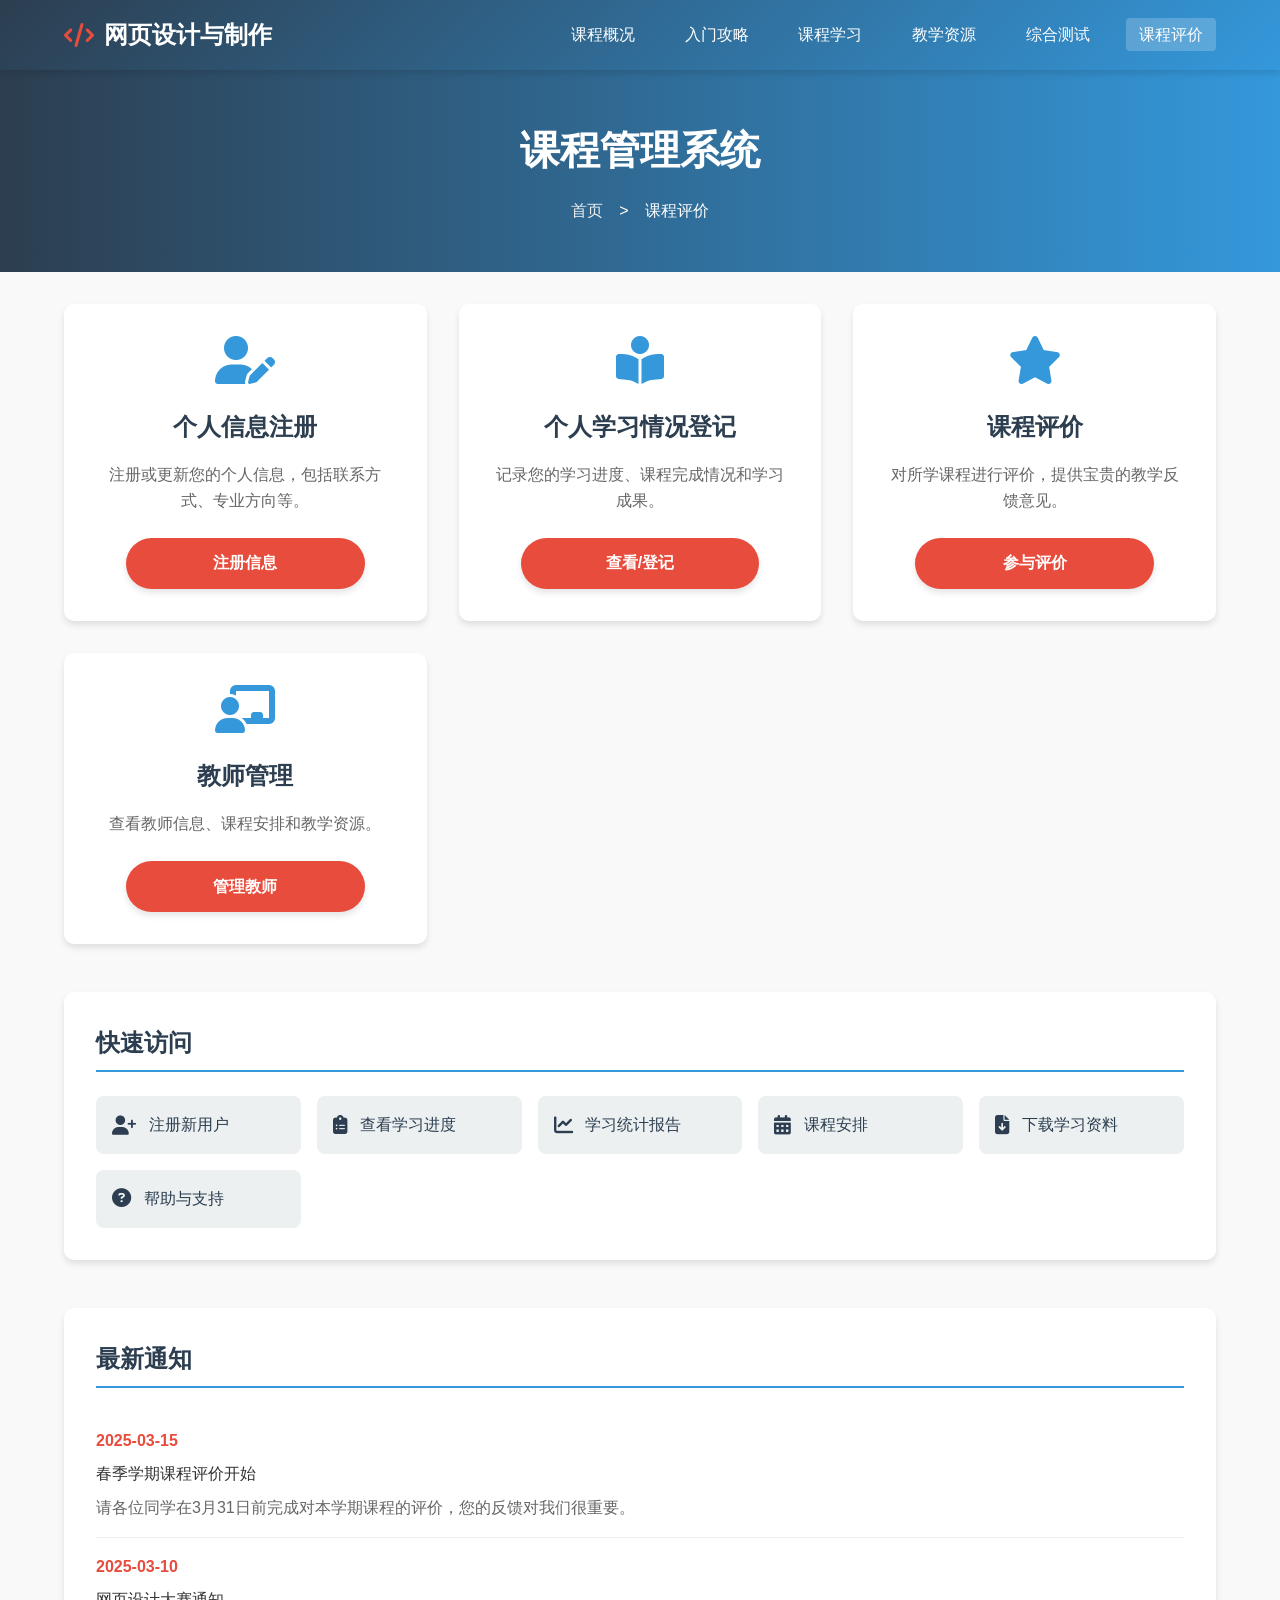
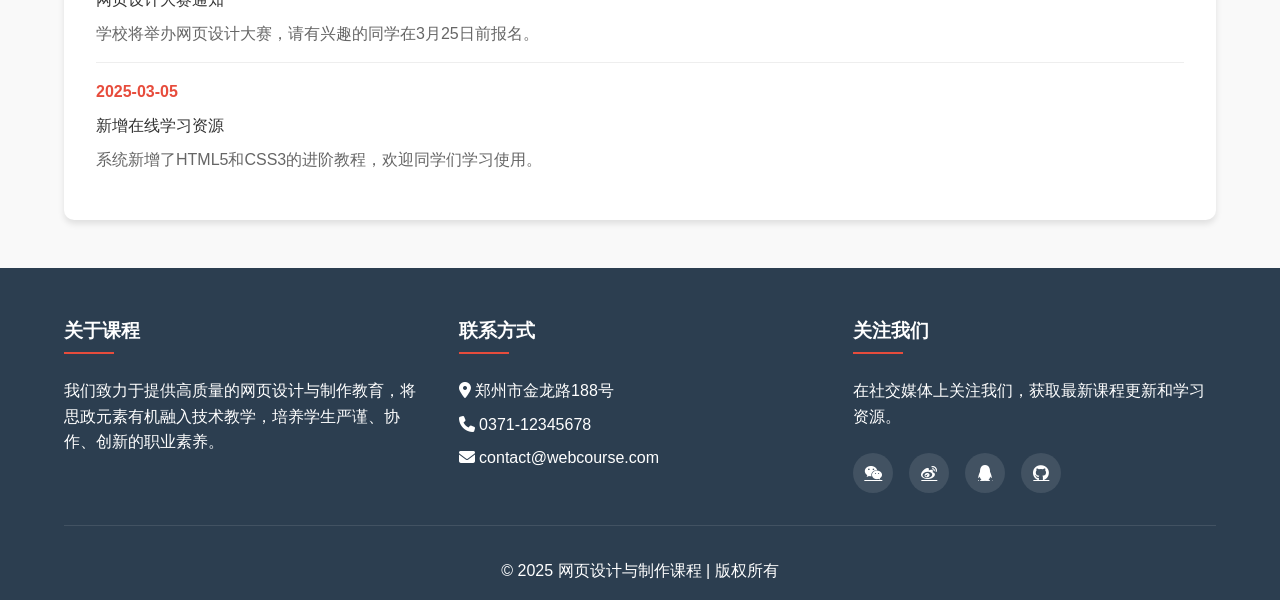
<file: static/eval/课程评价.html>
<!DOCTYPE html>
<html lang="zh-CN">
<head>
    <meta charset="UTF-8">
    <meta name="viewport" content="width=device-width, initial-scale=1.0">
    <title>课程评价中心</title>
    <link rel="stylesheet" href="../css/all.css">
    <style>
        /* 从原文件复制的样式 */
        * {
            margin: 0;
            padding: 0;
            box-sizing: border-box;
            font-family: 'Segoe UI', Tahoma, Geneva, Verdana, sans-serif;
        }
        
        :root {
            --primary: #2c3e50;
            --secondary: #3498db;
            --accent: #e74c3c;
            --light: #ecf0f1;
            --dark: #2c3e50;
            --success: #27ae60;
            --shadow: 0 4px 6px rgba(0, 0, 0, 0.1);
            --transition: all 0.3s ease;
        }
        
        body {
            background-color: #f9f9f9;
            color: #333;
            line-height: 1.6;
        }
        
        .container {
            width: 90%;
            max-width: 1200px;
            margin: 0 auto;
        }
        
        /* 头部样式 */
        header {
            background: linear-gradient(135deg, var(--primary) 0%, var(--secondary) 100%);
            color: white;
            padding: 1rem 0;
            position: sticky;
            top: 0;
            z-index: 1000;
            box-shadow: var(--shadow);
        }
        
        .header-content {
            display: flex;
            justify-content: space-between;
            align-items: center;
        }
        
        .logo {
            display: flex;
            align-items: center;
            font-size: 1.5rem;
            font-weight: bold;
        }
        
        .logo i {
            margin-right: 10px;
            color: var(--accent);
        }
        
        nav ul {
            display: flex;
            list-style: none;
        }
        
        nav li {
            margin-left: 1.5rem;
        }
        
        nav a {
            color: white;
            text-decoration: none;
            font-weight: 500;
            padding: 0.5rem 0.8rem;
            border-radius: 4px;
            transition: var(--transition);
        }
        
        nav a:hover, nav a.active {
            background-color: rgba(255, 255, 255, 0.2);
        }
        
        /* 页面标题 */
        .page-header {
            background: linear-gradient(to right, var(--primary), var(--secondary));
            color: white;
            padding: 3rem 0;
            text-align: center;
            margin-bottom: 2rem;
        }
        
        .page-header h1 {
            font-size: 2.5rem;
            margin-bottom: 1rem;
        }
        
        .breadcrumb {
            display: flex;
            justify-content: center;
            list-style: none;
        }
        
        .breadcrumb li {
            margin: 0 0.5rem;
        }
        
        .breadcrumb li:not(:last-child)::after {
            content: ">";
            margin-left: 1rem;
        }
        
        .breadcrumb a {
            color: var(--light);
            text-decoration: none;
        }
        
        .breadcrumb a:hover {
            text-decoration: underline;
        }
        
        /* 功能区样式 */
        .dashboard {
            display: grid;
            grid-template-columns: repeat(auto-fit, minmax(300px, 1fr));
            gap: 2rem;
            margin-bottom: 3rem;
        }
        
        .dashboard-card {
            background: white;
            border-radius: 10px;
            padding: 2rem;
            box-shadow: var(--shadow);
            transition: var(--transition);
            text-align: center;
            position: relative;
            overflow: hidden;
        }
        
        .dashboard-card:hover {
            transform: translateY(-5px);
            box-shadow: 0 10px 20px rgba(0, 0, 0, 0.15);
        }
        
        .dashboard-card i {
            font-size: 3rem;
            color: var(--secondary);
            margin-bottom: 1.5rem;
        }
        
        .dashboard-card h3 {
            color: var(--primary);
            margin-bottom: 1rem;
            font-size: 1.5rem;
        }
        
        .dashboard-card p {
            color: #666;
            margin-bottom: 1.5rem;
        }
        
        .dashboard-card .btn {
            display: inline-block;
            background: var(--accent);
            color: white;
            padding: 0.8rem 1.5rem;
            text-decoration: none;
            border-radius: 50px;
            font-weight: bold;
            transition: var(--transition);
            box-shadow: var(--shadow);
            border: none;
            cursor: pointer;
            width: 80%;
        }
        
        .dashboard-card .btn:hover {
            background: #c0392b;
            transform: translateY(-3px);
        }
        
        /* 快速访问区域 */
        .quick-access {
            background: white;
            border-radius: 10px;
            padding: 2rem;
            margin-bottom: 3rem;
            box-shadow: var(--shadow);
        }
        
        .quick-access h2 {
            color: var(--primary);
            margin-bottom: 1.5rem;
            padding-bottom: 0.5rem;
            border-bottom: 2px solid var(--secondary);
        }
        
        .quick-links {
            display: grid;
            grid-template-columns: repeat(auto-fit, minmax(200px, 1fr));
            gap: 1rem;
        }
        
        .quick-link {
            display: flex;
            align-items: center;
            padding: 1rem;
            background: var(--light);
            border-radius: 8px;
            text-decoration: none;
            color: var(--dark);
            transition: var(--transition);
        }
        
        .quick-link:hover {
            background: var(--secondary);
            color: white;
        }
        
        .quick-link i {
            margin-right: 0.8rem;
            font-size: 1.2rem;
        }
        
        /* 最新通知 */
        .announcements {
            background: white;
            border-radius: 10px;
            padding: 2rem;
            margin-bottom: 3rem;
            box-shadow: var(--shadow);
        }
        
        .announcements h2 {
            color: var(--primary);
            margin-bottom: 1.5rem;
            padding-bottom: 0.5rem;
            border-bottom: 2px solid var(--secondary);
        }
        
        .announcement-list {
            list-style: none;
        }
        
        .announcement-item {
            padding: 1rem 0;
            border-bottom: 1px solid #eee;
        }
        
        .announcement-item:last-child {
            border-bottom: none;
        }
        
        .announcement-date {
            color: var(--accent);
            font-weight: bold;
            margin-bottom: 0.5rem;
        }
        
        .announcement-title {
            font-weight: 500;
            margin-bottom: 0.5rem;
        }
        
        .announcement-content {
            color: #666;
        }
        
        /* 页脚 */
        footer {
            background: var(--dark);
            color: white;
            padding: 3rem 0 1rem;
        }
        
        .footer-content {
            display: grid;
            grid-template-columns: repeat(auto-fit, minmax(250px, 1fr));
            gap: 2rem;
            margin-bottom: 2rem;
        }
        
        .footer-section h3 {
            margin-bottom: 1.5rem;
            position: relative;
            padding-bottom: 0.5rem;
        }
        
        .footer-section h3::after {
            content: '';
            position: absolute;
            bottom: 0;
            left: 0;
            width: 50px;
            height: 2px;
            background: var(--accent);
        }
        
        .footer-contact span {
            display: block;
            margin-bottom: 0.5rem;
        }
        
        .footer-links ul {
            list-style: none;
        }
        
        .footer-links li {
            margin-bottom: 0.8rem;
        }
        
        .footer-links a {
            color: #ddd;
            text-decoration: none;
            transition: var(--transition);
        }
        
        .footer-links a:hover {
            color: var(--accent);
            padding-left: 5px;
        }
        
        .footer-social {
            display: flex;
            gap: 1rem;
            margin-top: 1.5rem;
        }
        
        .footer-social a {
            display: inline-flex;
            align-items: center;
            justify-content: center;
            width: 40px;
            height: 40px;
            background: rgba(255, 255, 255, 0.1);
            border-radius: 50%;
            color: white;
            transition: var(--transition);
        }
        
        .footer-social a:hover {
            background: var(--secondary);
            transform: translateY(-3px);
        }
        
        .footer-bottom {
            text-align: center;
            padding-top: 2rem;
            border-top: 1px solid rgba(255, 255, 255, 0.1);
        }
        
        /* 响应式设计 */
        @media (max-width: 768px) {
            .header-content {
                flex-direction: column;
                text-align: center;
            }
            
            nav ul {
                margin-top: 1rem;
                flex-wrap: wrap;
                justify-content: center;
            }
            
            nav li {
                margin: 0.5rem;
            }
            
            .quick-links {
                grid-template-columns: 1fr;
            }
        }
    </style>
    <link rel="stylesheet" href="https://cdnjs.cloudflare.com/ajax/libs/font-awesome/6.4.0/css/all.min.css">
</head>
<body>
    <!-- 头部 - 与附件完全一致 -->
    <header>
        <div class="container header-content">
            <div class="logo">
                <i class="fas fa-code"></i>
                <span>网页设计与制作</span>
            </div>
            <nav>
                <ul>
                    <li><a href="../started/课程概况.html">课程概况</a></li>
                    <li><a href="../started/入门攻略.html">入门攻略</a></li>
                    <li><a href="../learning/课程学习.html">课程学习</a></li>
                    <li><a href="../resources/教学资源.html">教学资源</a></li>
                    <li><a href="../test/综合测试.html">综合测试</a></li>
                    <li><a href="../eval/课程评价.html" class="active">课程评价</a></li>
                </ul>
            </nav>
        </div>
    </header>

    <!-- 页面标题 -->
    <section class="page-header">
        <div class="container">
            <h1>课程管理系统</h1>
            <ul class="breadcrumb">
                <li><a href="../index.html">首页</a></li>
                <li>课程评价</li>
            </ul>
        </div>
    </section>

    <!-- 主内容区 -->
    <div class="container">
        <!-- 功能区 -->
        <div class="dashboard">
            <div class="dashboard-card">
                <i class="fas fa-user-edit"></i>
                <h3>个人信息注册</h3>
                <p>注册或更新您的个人信息，包括联系方式、专业方向等。</p>
                <a href="个人信息注册.html" class="btn">注册信息</a>
            </div>
            
            <div class="dashboard-card">
                <i class="fas fa-book-reader"></i>
                <h3>个人学习情况登记</h3>
                <p>记录您的学习进度、课程完成情况和学习成果。</p>
                <a href="#" class="btn">查看/登记</a>
            </div>
            
            <div class="dashboard-card">
                <i class="fas fa-star"></i>
                <h3>课程评价</h3>
                <p>对所学课程进行评价，提供宝贵的教学反馈意见。</p>
                <a href="./课程反馈.html#" class="btn">参与评价</a>
            </div>
            
            <div class="dashboard-card">
                <i class="fas fa-chalkboard-teacher"></i>
                <h3>教师管理</h3>
                <p>查看教师信息、课程安排和教学资源。</p>
                <a href="#" class="btn">管理教师</a>
            </div>
        </div>
        
        <!-- 快速访问区域 -->
        <div class="quick-access">
            <h2>快速访问</h2>
            <div class="quick-links">
                <a href="#" class="quick-link">
                    <i class="fas fa-user-plus"></i>
                    <span>注册新用户</span>
                </a>
                <a href="#" class="quick-link">
                    <i class="fas fa-clipboard-list"></i>
                    <span>查看学习进度</span>
                </a>
                <a href="#" class="quick-link">
                    <i class="fas fa-chart-line"></i>
                    <span>学习统计报告</span>
                </a>
                <a href="#" class="quick-link">
                    <i class="fas fa-calendar-alt"></i>
                    <span>课程安排</span>
                </a>
                <a href="#" class="quick-link">
                    <i class="fas fa-file-download"></i>
                    <span>下载学习资料</span>
                </a>
                <a href="#" class="quick-link">
                    <i class="fas fa-question-circle"></i>
                    <span>帮助与支持</span>
                </a>
            </div>
        </div>
        
        <!-- 最新通知 -->
        <div class="announcements">
            <h2>最新通知</h2>
            <ul class="announcement-list">
                <li class="announcement-item">
                    <div class="announcement-date">2025-03-15</div>
                    <div class="announcement-title">春季学期课程评价开始</div>
                    <div class="announcement-content">请各位同学在3月31日前完成对本学期课程的评价，您的反馈对我们很重要。</div>
                </li>
                <li class="announcement-item">
                    <div class="announcement-date">2025-03-10</div>
                    <div class="announcement-title">网页设计大赛通知</div>
                    <div class="announcement-content">学校将举办网页设计大赛，请有兴趣的同学在3月25日前报名。</div>
                </li>
                <li class="announcement-item">
                    <div class="announcement-date">2025-03-05</div>
                    <div class="announcement-title">新增在线学习资源</div>
                    <div class="announcement-content">系统新增了HTML5和CSS3的进阶教程，欢迎同学们学习使用。</div>
                </li>
            </ul>
        </div>
    </div>

    <!-- 页脚 -->
    <footer>
        <div class="container">
            <div class="footer-content">
                <div class="footer-section">
                    <h3>关于课程</h3>
                    <p>我们致力于提供高质量的网页设计与制作教育，将思政元素有机融入技术教学，培养学生严谨、协作、创新的职业素养。</p>
                </div>
                
                <div class="footer-section">
                    <h3>联系方式</h3>
                    <div class="footer-contact">
                        <span><i class="fas fa-map-marker-alt"></i> 郑州市金龙路188号</span>
                        <span><i class="fas fa-phone"></i> 0371-12345678</span>
                        <span><i class="fas fa-envelope"></i> contact@webcourse.com</span>
                    </div>
                </div>
                
                
                <div class="footer-section">
                    <h3>关注我们</h3>
                    <p>在社交媒体上关注我们，获取最新课程更新和学习资源。</p>
                    <div class="footer-social">
                        <a href="#"><i class="fab fa-weixin"></i></a>
                        <a href="#"><i class="fab fa-weibo"></i></a>
                        <a href="#"><i class="fab fa-qq"></i></a>
                        <a href="#"><i class="fab fa-github"></i></a>
                    </div>
                </div>
            </div>
            
            <div class="footer-bottom">
                <p>&copy; 2025 网页设计与制作课程 | 版权所有</p>
            </div>
        </div>
    </footer>
</body>
</html>
</file>
<file: static/css/styleindex.css>
* {
            margin: 0;
            padding: 0;
            box-sizing: border-box;
            font-family: 'Segoe UI', Tahoma, Geneva, Verdana, sans-serif;
        }
        
        :root {
            --primary: #2c3e50;
            --secondary: #3498db;
            --accent: #e74c3c;
            --light: #ecf0f1;
            --dark: #2c3e50;
            --shadow: 0 4px 6px rgba(0, 0, 0, 0.1);
            --transition: all 0.3s ease;
        }
        
        body {
            background-color: #f9f9f9;
            color: #333;
            line-height: 1.6;
        }
        .container {
            width: 90%;
            max-width: 1200px;
            margin: 0 auto;
        }
        
        /*头部样式*/
        header {
            background: linear-gradient(135deg, var(--primary) 0%, var(--secondary) 100%);
            color: white;
            padding: 1rem 0;
            position: sticky;
            top: 0;
            z-index: 1000;
            box-shadow: var(--shadow);
        }
        
        
        /* 英雄区域 */
        .hero {
            background: url('../images/photo-hero.png') no-repeat center center/cover;
            height: 500px;
            display: flex;
            align-items: center;
            color: white;
            text-align: center;
            position: relative;
        }
        
        .hero::before {
            content: '   ';
            position: absolute;
            top: 0;
            left: 0;
            width: 100%;
            height: 100%;
            background: rgba(8, 8, 8, 0.6);
        }
        
        .hero-content {
            position: relative;
            width: 100%;
            padding: 2rem 2rem 2rem 2rem;
        }
        
        .hero h1 {
            font-size: 3rem;
            margin-bottom: 1rem;
            text-shadow:2px 2px 2px rgba(15, 15, 15, 0.5);
        }
        
        .hero p {
            font-size: 1.2rem;
            max-width: 700px;
            margin: 0 auto 2rem;
        }
        
        .btn {
            display: inline-block;
            background: var(--accent);
            color: white;
            padding: 0.8rem 1.5rem;
            text-decoration: none;
            border-radius: 50px;
            font-weight: bold;
            transition: var(--transition);
            box-shadow: var(--shadow);
        }
        
        .btn:hover {
            transform: translateY(-3px);
            box-shadow: 0 6px 12px rgba(0, 0, 0, 0.2);
        }
        
        /* 卡片区域 */
        .features {
            padding: 4rem 0;
        }
        
        .section-title {
            text-align: center;
            margin-bottom: 3rem;
            color: var(--dark);
            position: relative;
        }
        
        .section-title::after {
            content: '';
            display: block;
            width: 80px;
            height: 4px;
            background: var(--secondary);
            margin: 0.5rem auto;
        }
        
        .cards {
            display: grid;
            grid-template-columns: repeat(auto-fit, minmax(300px, 1fr));
            gap: 2rem;
        }
        
        .card {
            background: white;
            border-radius: 10px;
            overflow: hidden;
            box-shadow: var(--shadow);
            transition: var(--transition);
        }
        
        .card:hover {
            transform: translateY(-10px);
            box-shadow: 0 12px 20px rgba(0, 0, 0, 0.15);
        }
        
        .card-icon {
            background: var(--secondary);
            padding: 1.5rem;
        }
        
        .card-content {
            padding: 1.5rem;
        }
        
        .card h3 {
            color: var(--primary);
            margin-bottom: 1rem;
        }
        
        /* 页脚 */
        footer {
            background: var(--dark);
            color: white;
            padding: 3rem 0 1rem;
        }
        
        .footer-content {
            display: grid;
            grid-template-columns: repeat(auto-fit, minmax(250px, 1fr));
            gap: 2rem;
            margin-bottom: 2rem;
        }
        
        .footer-section h3 {
            margin-bottom: 1.5rem;
            position: relative;
            padding-bottom: 0.5rem;
        }
        
        .footer-section h3::after {
            content: '';
            position: absolute;
            bottom: 0;
            left: 0;
            width: 50px;
            height: 2px;
            background: var(--accent);
        }
        
        .footer-contact span {
            display: block;
            margin-bottom: 0.5rem;
        }
        
        .footer-links ul {
            list-style: none;
        }
        
        .footer-links li {
            margin-bottom: 0.8rem;
        }
        
        .footer-links a {
            color: #ddd;
            text-decoration: none;
            transition: var(--transition);
        }
        
        .footer-links a:hover {
            color: var(--accent);
            padding-left: 5px;
        }
        
        .footer-social {
            display: flex;
            gap: 1rem;
            margin-top: 1.5rem;
        }
        
        .footer-social a {
            display: inline-flex;
            align-items: center;
            justify-content: center;
            width: 40px;
            height: 40px;
            background: rgba(255, 255, 255, 0.1);
            border-radius: 50%;
            color: white;
            transition: var(--transition);
        }
        
        .footer-social a:hover {
            background: var(--secondary);
            transform: translateY(-3px);
        }
        
        .footer-bottom {
            text-align: center;
            padding-top: 2rem;
            border-top: 1px solid rgba(255, 255, 255, 0.1);
        }
        
        /* 响应式设计 */
        @media (max-width: 768px) {
            .header-content {
                flex-direction: column;
                text-align: center;
            }
            
            
            .hero h1 {
                font-size: 2.2rem;
            }
            
            .hero p {
                font-size: 1rem;
            }
        }
</file>
